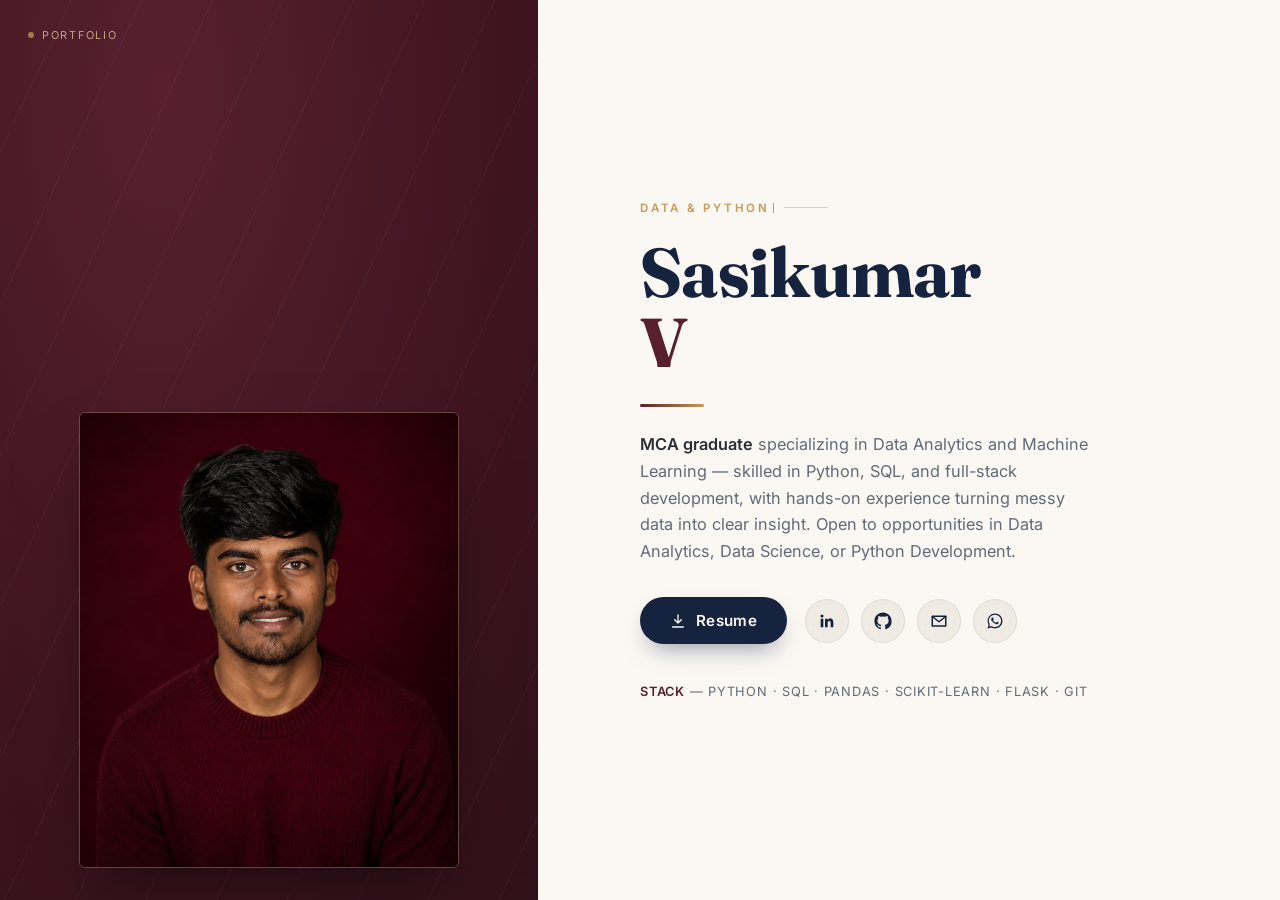
<file: index.html>
<!DOCTYPE html>
<html lang="en">
<head>
<meta charset="UTF-8" />
<meta name="viewport" content="width=device-width, initial-scale=1.0" />
<title>portfolio2</title>
<link rel="preconnect" href="https://fonts.googleapis.com">
<link href="https://fonts.googleapis.com/css2?family=Fraunces:opsz,wght@9..144,500;9..144,600;9..144,700&family=Inter:wght@400;500;600&display=swap" rel="stylesheet">
<link rel="stylesheet" href="./style.css" />
</head>
<body>

<div class="hero">

  <!-- LEFT: photo -->
  <div class="photo-panel" id="photoPanel">
    <span class="photo-caption">Portfolio</span>
    <div class="avatar-wrap" id="avatarWrap" data-reveal>
       
           <img src="./profile.png" alt="Sasikumar V">
      <div class="avatar-placeholder">SV</div>
    </div>
  </div>

  <!-- RIGHT: content -->
  <div class="content-panel">
    <div class="eyebrow" data-reveal>
      <span class="eyebrow-text" id="eyebrowText">Data &amp; Python</span>
    </div>

    <h1 data-reveal>Sasikumar<br><span class="last">V</span></h1>

    <div class="divider" id="divider"></div>

    <p class="role-line" data-reveal>
      <strong>MCA graduate</strong> specializing in Data Analytics and Machine Learning —
      skilled in Python, SQL, and full-stack development, with hands-on
      experience turning messy data into clear insight. Open to opportunities
      in Data Analytics, Data Science, or Python Development.
    </p>

    <div class="cta-row" data-reveal>
      <button class="btn-resume" id="resumeBtn" type="button">
        <svg viewBox="0 0 24 24" fill="none" stroke="currentColor" stroke-width="2" stroke-linecap="round" stroke-linejoin="round"><path d="M12 15V3M7 10l5 5 5-5M4 21h16"/></svg>
        <span id="resumeLabel">Resume</span>
      </button>

      <div class="social-row">
        
        <a href="https://linkedin.com/in/sasi-kumar-78280723b" target="_blank" rel="noopener" aria-label="LinkedIn" data-tip="LinkedIn">
          <svg viewBox="0 0 24 24" fill="currentColor"><path d="M20.45 20.45h-3.55v-5.57c0-1.33-.02-3.03-1.85-3.03-1.86 0-2.14 1.45-2.14 2.94v5.66H9.36V9h3.41v1.56h.05c.47-.9 1.64-1.85 3.37-1.85 3.6 0 4.27 2.37 4.27 5.46v6.28zM5.34 7.43a2.06 2.06 0 1 1 0-4.12 2.06 2.06 0 0 1 0 4.12zM7.12 20.45H3.56V9h3.56v11.45z"/></svg>
        </a>
        <a href="https://github.com/ascas6827-hub/portfolio2" target="_blank" rel="noopener" aria-label="GitHub" data-tip="GitHub">
          <svg viewBox="0 0 24 24" fill="currentColor"><path d="M12 .5C5.65.5.5 5.65.5 12a11.5 11.5 0 0 0 7.87 10.94c.58.1.79-.25.79-.56 0-.28-.01-1.02-.02-2-3.2.7-3.88-1.54-3.88-1.54-.52-1.33-1.28-1.68-1.28-1.68-1.05-.72.08-.7.08-.7 1.16.08 1.77 1.19 1.77 1.19 1.03 1.76 2.7 1.25 3.36.96.1-.75.4-1.25.73-1.54-2.55-.29-5.24-1.28-5.24-5.7 0-1.26.45-2.29 1.19-3.1-.12-.29-.52-1.46.11-3.05 0 0 .97-.31 3.18 1.18a11 11 0 0 1 5.8 0c2.2-1.49 3.17-1.18 3.17-1.18.64 1.59.24 2.76.12 3.05.74.81 1.19 1.84 1.19 3.1 0 4.43-2.7 5.4-5.27 5.69.42.36.78 1.08.78 2.17 0 1.57-.01 2.83-.01 3.22 0 .31.21.67.8.56A11.5 11.5 0 0 0 23.5 12C23.5 5.65 18.35.5 12 .5z"/></svg>
        </a>
        <a href="mailto:sasivs2003@gmail.com" aria-label="Email" data-tip="Email">
          <svg viewBox="0 0 24 24" fill="none" stroke="currentColor" stroke-width="2" stroke-linecap="round" stroke-linejoin="round"><path d="M3 5.5h18v13H3z"/><path d="M3 6l9 7 9-7"/></svg>
        </a>
        <a href="https://wa.me/qr/4RJP7J537GJZL1" aria-label="WhatsApp" data-tip="WhatsApp">
          <svg viewBox="0 0 24 24" fill="currentColor"><path d="M12.04 2C6.58 2 2.13 6.45 2.13 11.91c0 1.7.44 3.33 1.28 4.79L2 22l5.44-1.38a9.9 9.9 0 0 0 4.6 1.13h.01c5.46 0 9.9-4.45 9.9-9.91C21.95 6.45 17.5 2 12.04 2zm0 18.06h-.01a8.2 8.2 0 0 1-4.18-1.15l-.3-.18-3.23.82.86-3.15-.2-.32a8.16 8.16 0 0 1-1.26-4.36c0-4.52 3.68-8.2 8.22-8.2a8.14 8.14 0 0 1 8.2 8.2c0 4.53-3.68 8.34-8.1 8.34zm4.5-6.13c-.25-.12-1.46-.72-1.68-.8-.23-.08-.4-.12-.56.12-.16.25-.65.8-.8.96-.15.16-.3.18-.55.06-.25-.12-1.07-.4-2.03-1.26-.75-.67-1.26-1.5-1.4-1.75-.15-.25-.02-.38.11-.5.11-.11.25-.29.37-.43.12-.15.16-.25.25-.4.08-.16.04-.3-.02-.43-.06-.12-.56-1.35-.77-1.85-.2-.48-.4-.42-.56-.42h-.48c-.16 0-.42.06-.64.3-.22.25-.85.83-.85 2.02 0 1.19.87 2.34 1 2.5.12.16 1.7 2.6 4.13 3.65.58.25 1.03.4 1.38.51.58.18 1.11.16 1.53.1.47-.07 1.46-.6 1.66-1.17.2-.58.2-1.08.14-1.18-.06-.1-.22-.16-.47-.28z"/></svg>
        </a>
      </div>
    </div>

    <div class="stack-note" data-reveal>
      <span>Stack</span> — Python · SQL · Pandas · Scikit-learn · Flask · Git
    </div>
  </div>

</div>

<div class="toast" id="toast"></div>

<script src="./script.js"></script>

</body>
</html>
</file>
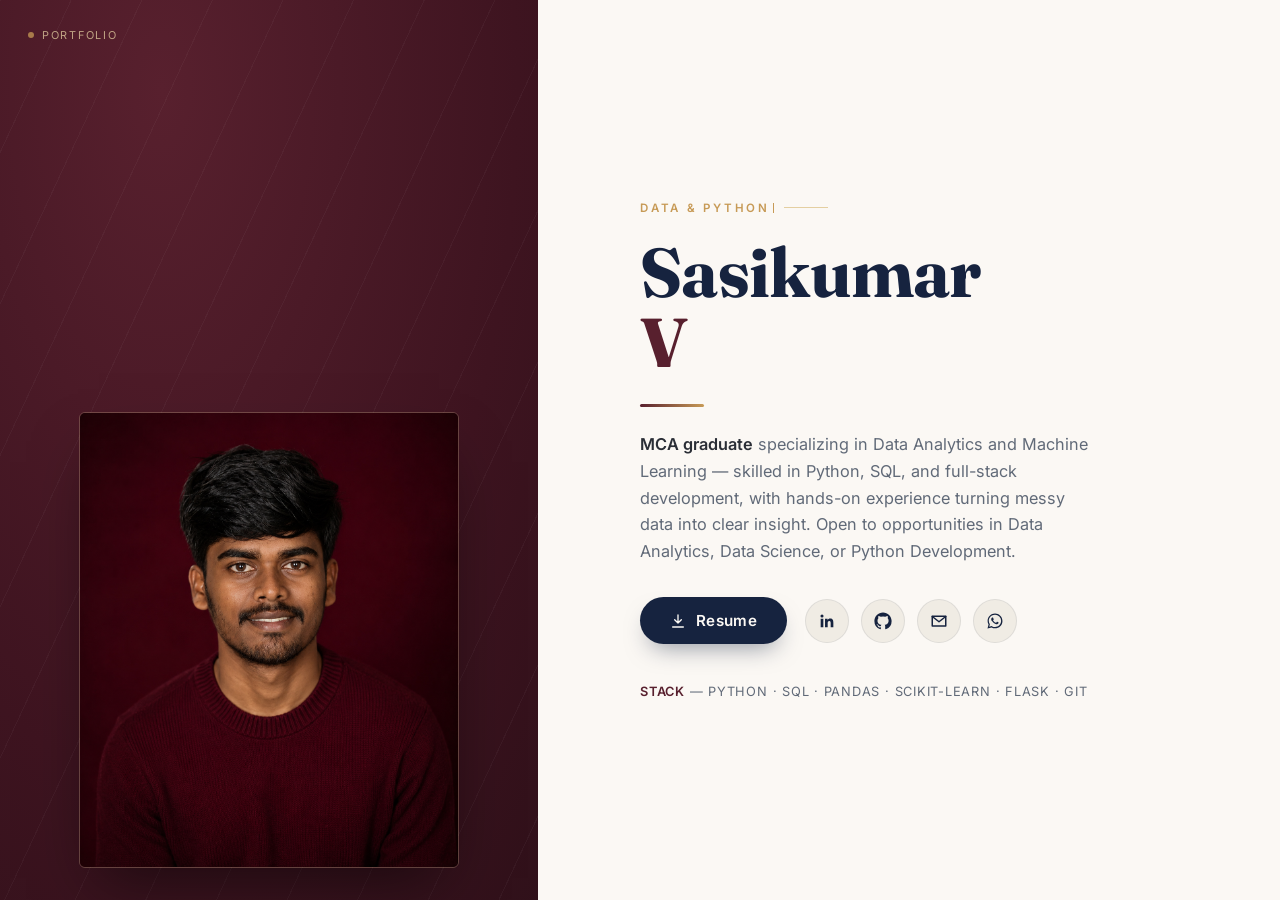
<file: indext.html>
<!DOCTYPE html>
<html lang="en">
<head>
<meta charset="UTF-8" />
<meta name="viewport" content="width=device-width, initial-scale=1.0" />
<title>portfolio2</title>
<link rel="preconnect" href="https://fonts.googleapis.com">
<link href="https://fonts.googleapis.com/css2?family=Fraunces:opsz,wght@9..144,500;9..144,600;9..144,700&family=Inter:wght@400;500;600&display=swap" rel="stylesheet">
<link rel="stylesheet" href="./style.css" />
</head>
<body>

<div class="hero">

  <!-- LEFT: photo -->
  <div class="photo-panel" id="photoPanel">
    <span class="photo-caption">Portfolio</span>
    <div class="avatar-wrap" id="avatarWrap" data-reveal>
       
           <img src="./profile.png" alt="Sasikumar V">
      <div class="avatar-placeholder">SV</div>
    </div>
  </div>

  <!-- RIGHT: content -->
  <div class="content-panel">
    <div class="eyebrow" data-reveal>
      <span class="eyebrow-text" id="eyebrowText">Data &amp; Python</span>
    </div>

    <h1 data-reveal>Sasikumar<br><span class="last">V</span></h1>

    <div class="divider" id="divider"></div>

    <p class="role-line" data-reveal>
      <strong>MCA graduate</strong> specializing in Data Analytics and Machine Learning —
      skilled in Python, SQL, and full-stack development, with hands-on
      experience turning messy data into clear insight. Open to opportunities
      in Data Analytics, Data Science, or Python Development.
    </p>

    <div class="cta-row" data-reveal>
      <button class="btn-resume" id="resumeBtn" type="button">
        <svg viewBox="0 0 24 24" fill="none" stroke="currentColor" stroke-width="2" stroke-linecap="round" stroke-linejoin="round"><path d="M12 15V3M7 10l5 5 5-5M4 21h16"/></svg>
        <span id="resumeLabel">Resume</span>
      </button>

      <div class="social-row">
        
        <a href="linkedin.com/in/sasi-kumar-78280723b" target="_blank" rel="noopener" aria-label="LinkedIn" data-tip="LinkedIn">
        
          <svg viewBox="0 0 24 24" fill="currentColor"><path d="M20.45 20.45h-3.55v-5.57c0-1.33-.02-3.03-1.85-3.03-1.86 0-2.14 1.45-2.14 2.94v5.66H9.36V9h3.41v1.56h.05c.47-.9 1.64-1.85 3.37-1.85 3.6 0 4.27 2.37 4.27 5.46v6.28zM5.34 7.43a2.06 2.06 0 1 1 0-4.12 2.06 2.06 0 0 1 0 4.12zM7.12 20.45H3.56V9h3.56v11.45z"/></svg>
        </a>
        <a href="https://github.com/ascas6827-hub/portfolio2" target="_blank" rel="noopener" aria-label="GitHub" data-tip="GitHub">
          <svg viewBox="0 0 24 24" fill="currentColor"><path d="M12 .5C5.65.5.5 5.65.5 12a11.5 11.5 0 0 0 7.87 10.94c.58.1.79-.25.79-.56 0-.28-.01-1.02-.02-2-3.2.7-3.88-1.54-3.88-1.54-.52-1.33-1.28-1.68-1.28-1.68-1.05-.72.08-.7.08-.7 1.16.08 1.77 1.19 1.77 1.19 1.03 1.76 2.7 1.25 3.36.96.1-.75.4-1.25.73-1.54-2.55-.29-5.24-1.28-5.24-5.7 0-1.26.45-2.29 1.19-3.1-.12-.29-.52-1.46.11-3.05 0 0 .97-.31 3.18 1.18a11 11 0 0 1 5.8 0c2.2-1.49 3.17-1.18 3.17-1.18.64 1.59.24 2.76.12 3.05.74.81 1.19 1.84 1.19 3.1 0 4.43-2.7 5.4-5.27 5.69.42.36.78 1.08.78 2.17 0 1.57-.01 2.83-.01 3.22 0 .31.21.67.8.56A11.5 11.5 0 0 0 23.5 12C23.5 5.65 18.35.5 12 .5z"/></svg>
        </a>
        <a href="mailto:sasivs2003@gmail.com" aria-label="Email" data-tip="Email">
          <svg viewBox="0 0 24 24" fill="none" stroke="currentColor" stroke-width="2" stroke-linecap="round" stroke-linejoin="round"><path d="M3 5.5h18v13H3z"/><path d="M3 6l9 7 9-7"/></svg>
        </a>
        <a href="https://wa.me/qr/4RJP7J537GJZL1" aria-label="WhatsApp" data-tip="WhatsApp">
          <svg viewBox="0 0 24 24" fill="currentColor"><path d="M12.04 2C6.58 2 2.13 6.45 2.13 11.91c0 1.7.44 3.33 1.28 4.79L2 22l5.44-1.38a9.9 9.9 0 0 0 4.6 1.13h.01c5.46 0 9.9-4.45 9.9-9.91C21.95 6.45 17.5 2 12.04 2zm0 18.06h-.01a8.2 8.2 0 0 1-4.18-1.15l-.3-.18-3.23.82.86-3.15-.2-.32a8.16 8.16 0 0 1-1.26-4.36c0-4.52 3.68-8.2 8.22-8.2a8.14 8.14 0 0 1 8.2 8.2c0 4.53-3.68 8.34-8.1 8.34zm4.5-6.13c-.25-.12-1.46-.72-1.68-.8-.23-.08-.4-.12-.56.12-.16.25-.65.8-.8.96-.15.16-.3.18-.55.06-.25-.12-1.07-.4-2.03-1.26-.75-.67-1.26-1.5-1.4-1.75-.15-.25-.02-.38.11-.5.11-.11.25-.29.37-.43.12-.15.16-.25.25-.4.08-.16.04-.3-.02-.43-.06-.12-.56-1.35-.77-1.85-.2-.48-.4-.42-.56-.42h-.48c-.16 0-.42.06-.64.3-.22.25-.85.83-.85 2.02 0 1.19.87 2.34 1 2.5.12.16 1.7 2.6 4.13 3.65.58.25 1.03.4 1.38.51.58.18 1.11.16 1.53.1.47-.07 1.46-.6 1.66-1.17.2-.58.2-1.08.14-1.18-.06-.1-.22-.16-.47-.28z"/></svg>
        </a>
      </div>
    </div>

    <div class="stack-note" data-reveal>
      <span>Stack</span> — Python · SQL · Pandas · Scikit-learn · Flask · Git
    </div>
  </div>

</div>

<div class="toast" id="toast"></div>

<script src="./script.js"></script>

</body>
</html>
</file>
<file: style.css>
:root{
    --maroon-deep: #3E1420;
    --maroon-mid: #58202E;
    --navy: #16233F;
    --navy-soft: #26365A;
    --paper: #FBF8F4;
    --ink: #2A2E36;
    --slate: #616A78;
    --gold: #C79A56;
    --gold-soft: #E4CFA1;
  }

  *{ box-sizing: border-box; margin:0; padding:0; }

  html,body{
    height:100%;
    background: var(--paper);
    color: var(--ink);
    font-family: 'Inter', sans-serif;
    -webkit-font-smoothing: antialiased;
  }

  .hero{
    min-height: 100vh;
    display: grid;
    grid-template-columns: 42% 58%;
  }

  /* LEFT — photo panel */
  .photo-panel{
    position: relative;
    background:
      radial-gradient(120% 140% at 30% 10%, var(--maroon-mid) 0%, var(--maroon-deep) 55%, #2A0F17 100%);
    display:flex;
    align-items:flex-end;
    justify-content:center;
    overflow:hidden;
    perspective: 1000px;
  }

  .photo-panel::before{
    content:"";
    position:absolute;
    inset:0;
    background-image:
      repeating-linear-gradient(115deg, rgba(255,255,255,0.035) 0px, rgba(255,255,255,0.035) 1px, transparent 1px, transparent 64px);
    pointer-events:none;
  }

  .avatar-wrap{
    position:relative;
    width: min(78%, 380px);
    aspect-ratio: 3/3.6;
    margin-bottom: 6%;
    border-radius: 6px;
    overflow:hidden;
    box-shadow: 0 30px 60px -20px rgba(0,0,0,0.55);
    border: 1px solid rgba(228,207,161,0.25);
    opacity: 0;
    transform: translateY(28px);
    transition: transform 0.15s ease-out;
    will-change: transform;
  }

  .avatar-wrap img{
    width:100%;
    height:100%;
    object-fit: cover;
    display:block;
  }

  .avatar-placeholder{
    width:100%;
    height:100%;
    display:flex;
    align-items:center;
    justify-content:center;
    background: linear-gradient(160deg, #4A1A26, #2A0F17);
    color: var(--gold-soft);
    font-family:'Fraunces', serif;
    font-size: clamp(3rem, 8vw, 5rem);
    font-weight: 600;
    letter-spacing: 2px;
  }

  .photo-caption{
    position:absolute;
    top: 28px;
    left: 28px;
    font-size: 0.68rem;
    letter-spacing: 0.16em;
    text-transform: uppercase;
    color: var(--gold-soft);
    opacity: 0.75;
    display:flex;
    align-items:center;
    gap:8px;
  }

  .photo-caption::before{
    content:"";
    width: 6px; height: 6px;
    border-radius: 50%;
    background: var(--gold);
    display:inline-block;
  }

  /* RIGHT — content panel */
  .content-panel{
    display:flex;
    flex-direction:column;
    align-items:flex-start;
    justify-content:center;
    padding: 6vw 8vw;
    gap: 22px;
    position: relative;
  }

  .eyebrow{
    font-size: 0.72rem;
    letter-spacing: 0.24em;
    text-transform: uppercase;
    color: var(--gold);
    font-weight: 600;
    display:flex;
    align-items:center;
    gap: 10px;
    min-height: 1em;
  }
  .eyebrow::after{
    content:"";
    width: 44px;
    height: 1px;
    background: var(--gold-soft);
    flex-shrink: 0;
  }
  .eyebrow-text{ position: relative; }
  .eyebrow-text::after{
    content: "";
    display: inline-block;
    width: 1px;
    height: 0.9em;
    background: var(--gold);
    margin-left: 3px;
    vertical-align: -0.1em;
    animation: blink 1s step-end infinite;
  }

  h1{
    font-family: 'Fraunces', serif;
    font-weight: 700;
    font-size: clamp(2.6rem, 5.4vw, 4.4rem);
    line-height: 1.02;
    color: var(--navy);
    letter-spacing: -0.01em;
  }
  h1 .last{
    color: var(--maroon-mid);
  }

  .role-line{
    font-size: 1.02rem;
    color: var(--slate);
    max-width: 46ch;
    line-height: 1.65;
  }
  .role-line strong{
    color: var(--ink);
    font-weight: 600;
  }

  .divider{
    width: 64px;
    height: 3px;
    background: linear-gradient(90deg, var(--maroon-mid), var(--gold));
    border-radius: 2px;
    margin: 4px 0 2px;
    transform-origin: left;
    transform: scaleX(0);
  }

  .cta-row{
    display:flex;
    align-items:center;
    gap: 18px;
    margin-top: 10px;
    flex-wrap: wrap;
  }

  .btn-resume{
    position: relative;
    display:inline-flex;
    align-items:center;
    gap: 10px;
    background: var(--navy);
    color: var(--paper);
    text-decoration:none;
    font-weight: 600;
    font-size: 0.95rem;
    padding: 14px 30px;
    border-radius: 999px;
    letter-spacing: 0.02em;
    box-shadow: 0 12px 24px -10px rgba(22,35,63,0.5);
    transition: transform .18s ease, box-shadow .18s ease, background .18s ease;
    cursor: pointer;
    border: none;
    font-family: inherit;
    overflow: hidden;
  }
  .btn-resume:hover{
    background: var(--navy-soft);
    transform: translateY(-2px);
    box-shadow: 0 16px 30px -10px rgba(22,35,63,0.55);
  }
  .btn-resume:active{ transform: translateY(0); }
  .btn-resume svg{ width:16px; height:16px; flex-shrink: 0; }
  .btn-resume.is-loading svg{ animation: spin 0.7s linear infinite; }

  .social-row{
    display:flex;
    gap: 12px;
  }
  .social-row a{
    position: relative;
    width: 44px;
    height: 44px;
    border-radius: 50%;
    background: #F0ECE4;
    display:flex;
    align-items:center;
    justify-content:center;
    color: var(--navy);
    text-decoration:none;
    transition: background .18s ease, transform .18s ease, color .18s ease;
    border: 1px solid rgba(22,35,63,0.08);
  }
  .social-row a:hover{
    background: var(--maroon-mid);
    color: var(--paper);
    transform: translateY(-3px);
  }
  .social-row svg{ width:18px; height:18px; }

  .social-row a::before{
    content: attr(data-tip);
    position: absolute;
    bottom: 120%;
    left: 50%;
    transform: translateX(-50%) translateY(4px);
    background: var(--navy);
    color: var(--paper);
    font-size: 0.7rem;
    padding: 4px 9px;
    border-radius: 5px;
    white-space: nowrap;
    opacity: 0;
    pointer-events: none;
    transition: opacity 0.15s ease, transform 0.15s ease;
  }
  .social-row a:hover::before{
    opacity: 1;
    transform: translateX(-50%) translateY(0);
  }

  .stack-note{
    margin-top: 18px;
    font-size: 0.8rem;
    letter-spacing: 0.06em;
    text-transform: uppercase;
    color: var(--slate);
    opacity: 0.7;
  }
  .stack-note span{
    color: var(--maroon-mid);
    font-weight:600;
  }

  .toast{
    position: fixed;
    bottom: 28px;
    left: 50%;
    transform: translateX(-50%) translateY(20px);
    background: var(--navy);
    color: var(--paper);
    padding: 12px 20px;
    border-radius: 8px;
    font-size: 0.85rem;
    box-shadow: 0 12px 30px -8px rgba(0,0,0,0.4);
    opacity: 0;
    pointer-events: none;
    transition: opacity 0.25s ease, transform 0.25s ease;
    z-index: 50;
  }
  .toast.show{
    opacity: 1;
    transform: translateX(-50%) translateY(0);
  }

  [data-reveal]{
    opacity: 0;
    transform: translateY(16px);
    transition: opacity 0.6s ease, transform 0.6s ease;
  }
  [data-reveal].is-visible{
    opacity: 1;
    transform: translateY(0);
  }

  @keyframes blink{
    0%, 49%{ opacity: 1; }
    50%, 100%{ opacity: 0; }
  }
  @keyframes spin{
    to{ transform: rotate(360deg); }
  }

  @media (prefers-reduced-motion: reduce){
    [data-reveal], .avatar-wrap, .divider{
      transition: none !important;
      opacity: 1 !important;
      transform: none !important;
    }
    .eyebrow-text::after{ animation: none; }
  }

  @media (max-width: 900px){
    .hero{
      grid-template-columns: 1fr;
    }
    .photo-panel{
      min-height: 62vh;
    }
    .content-panel{
      padding: 48px 8vw 64px;
    }
    h1{ font-size: clamp(2.2rem, 9vw, 3rem); }
  }
</file>
